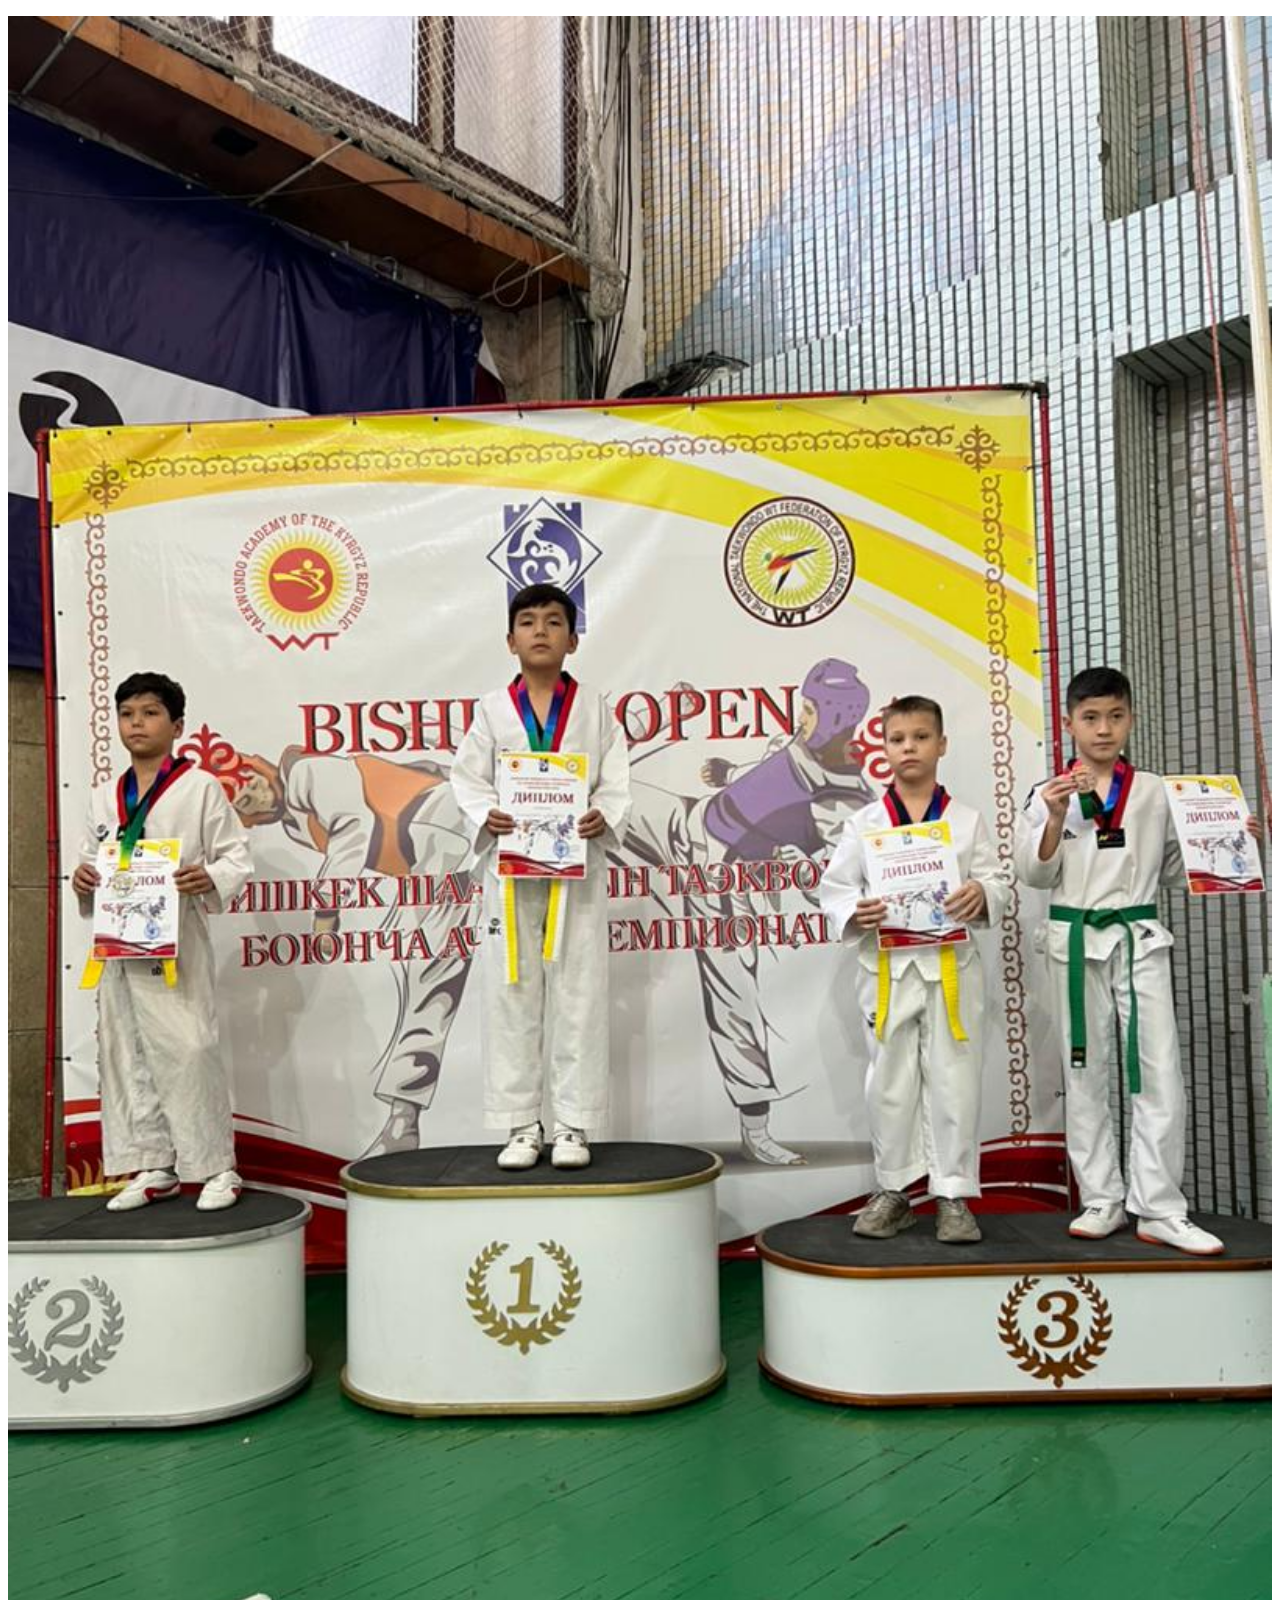
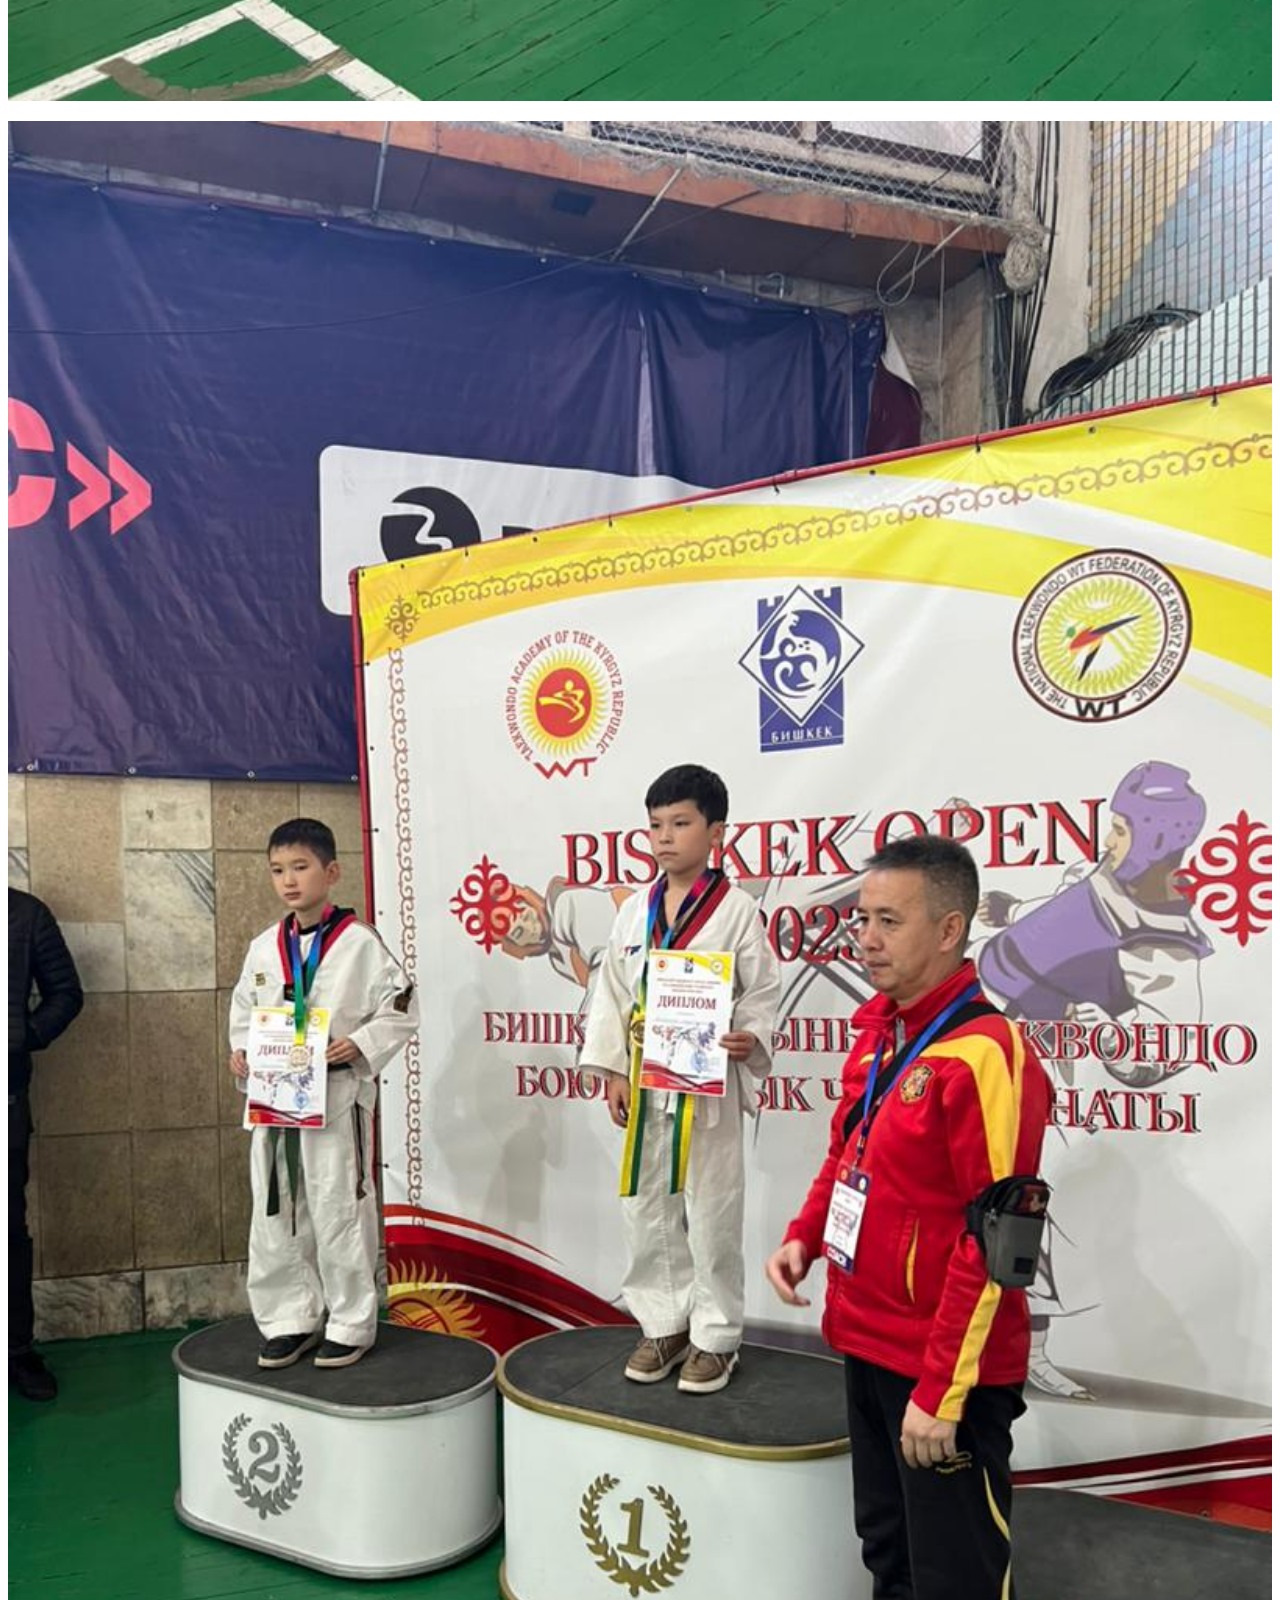
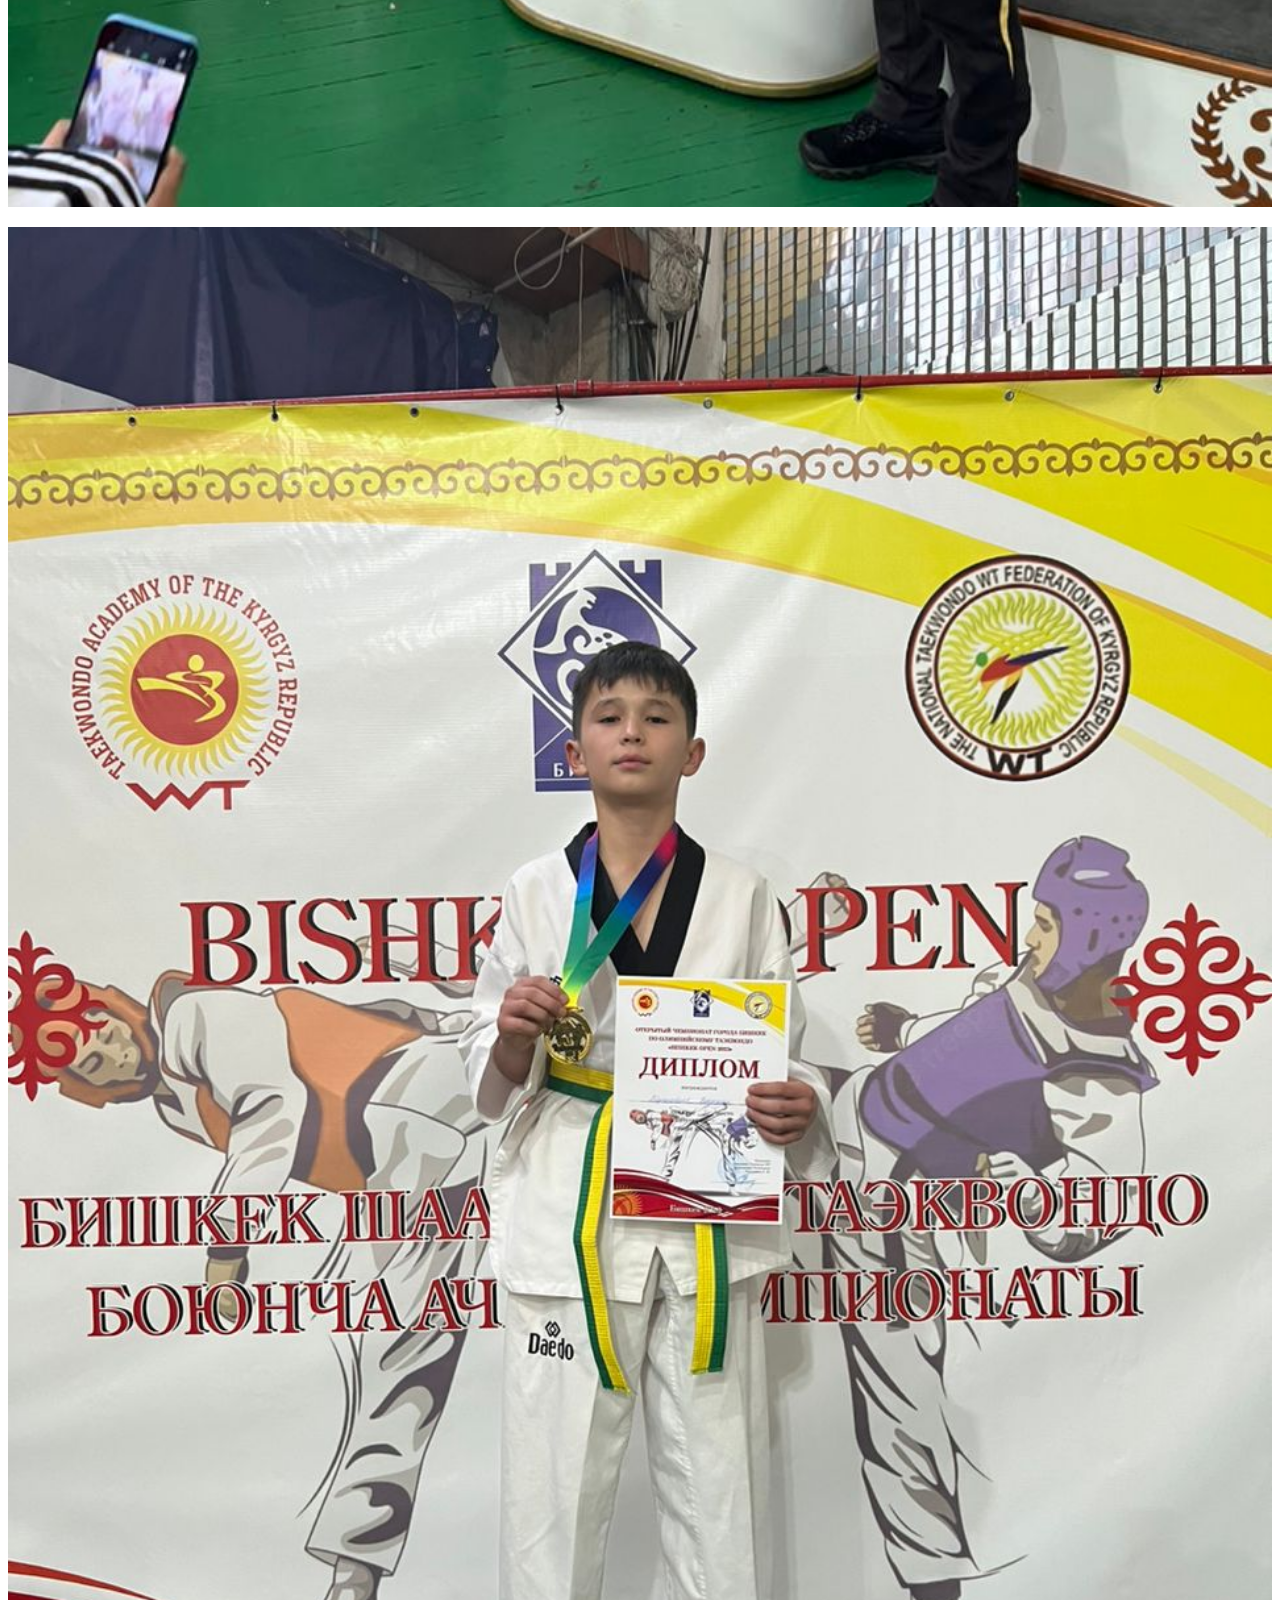
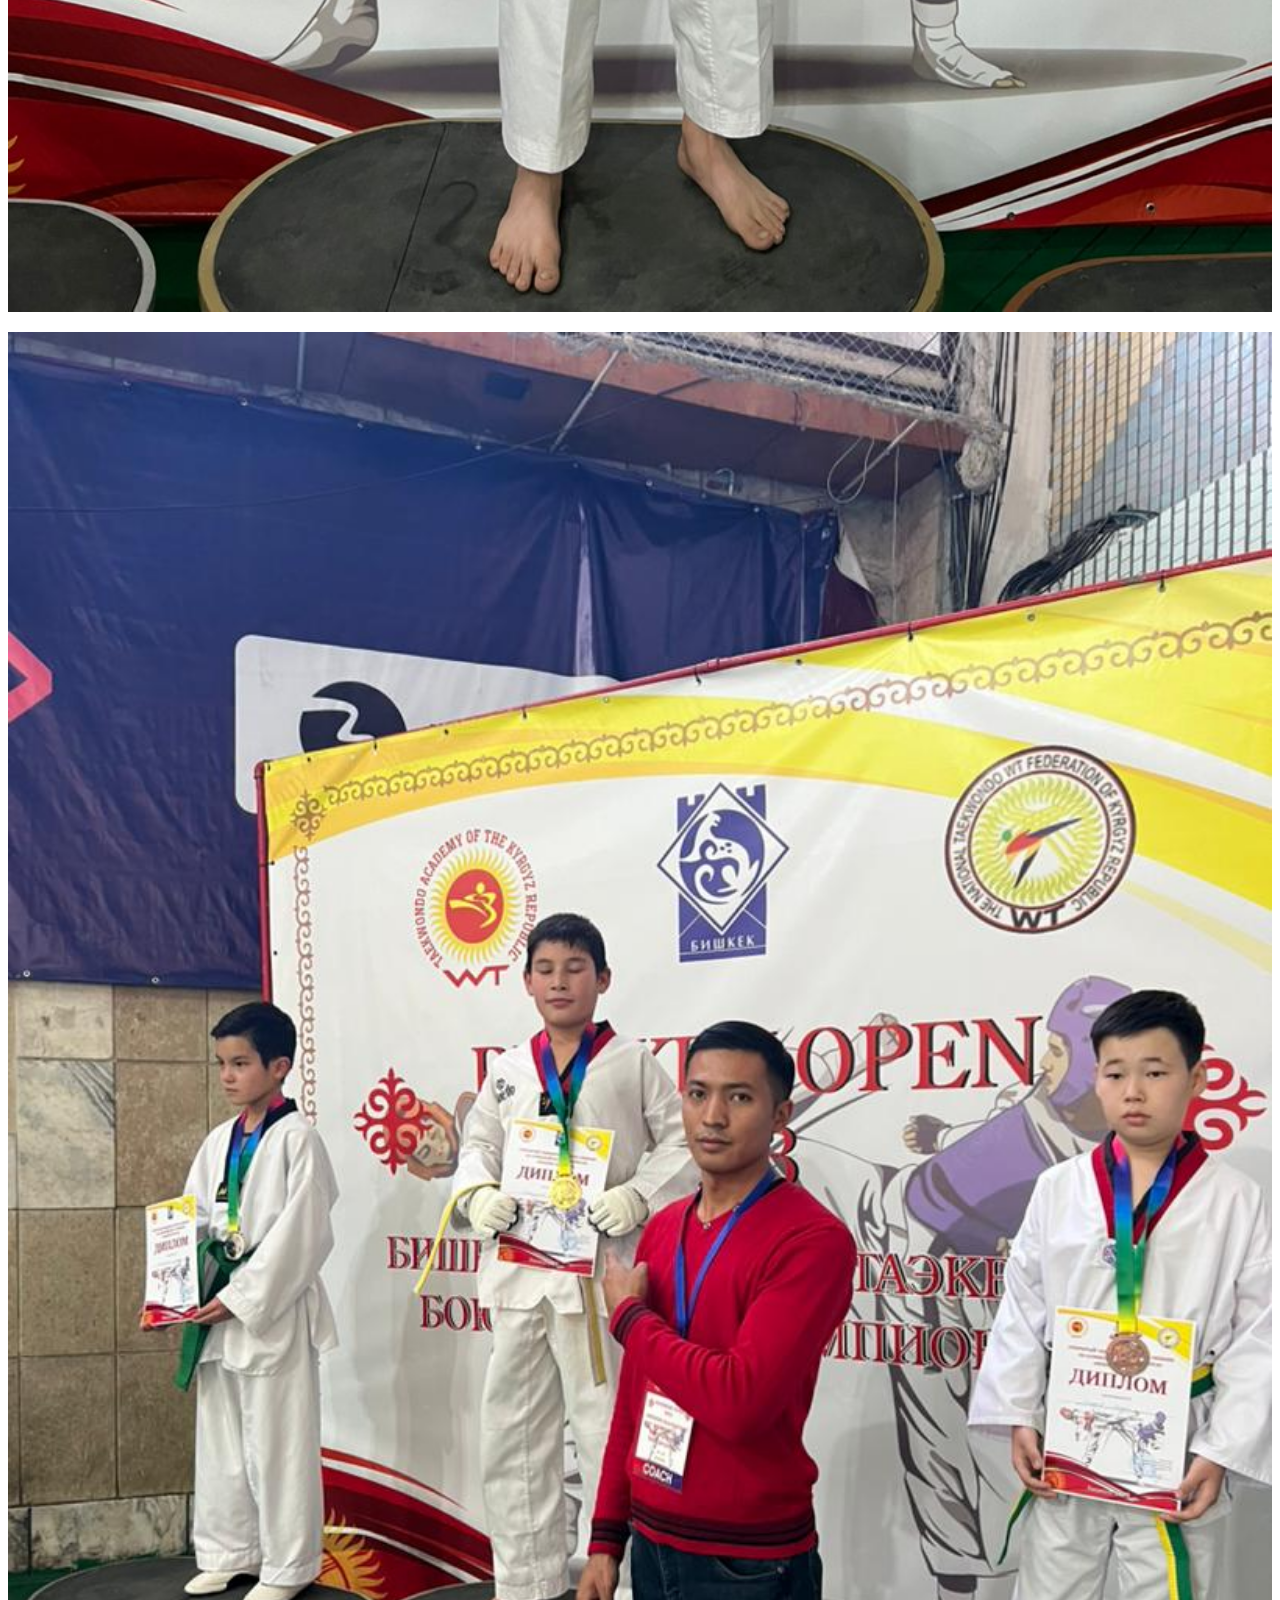
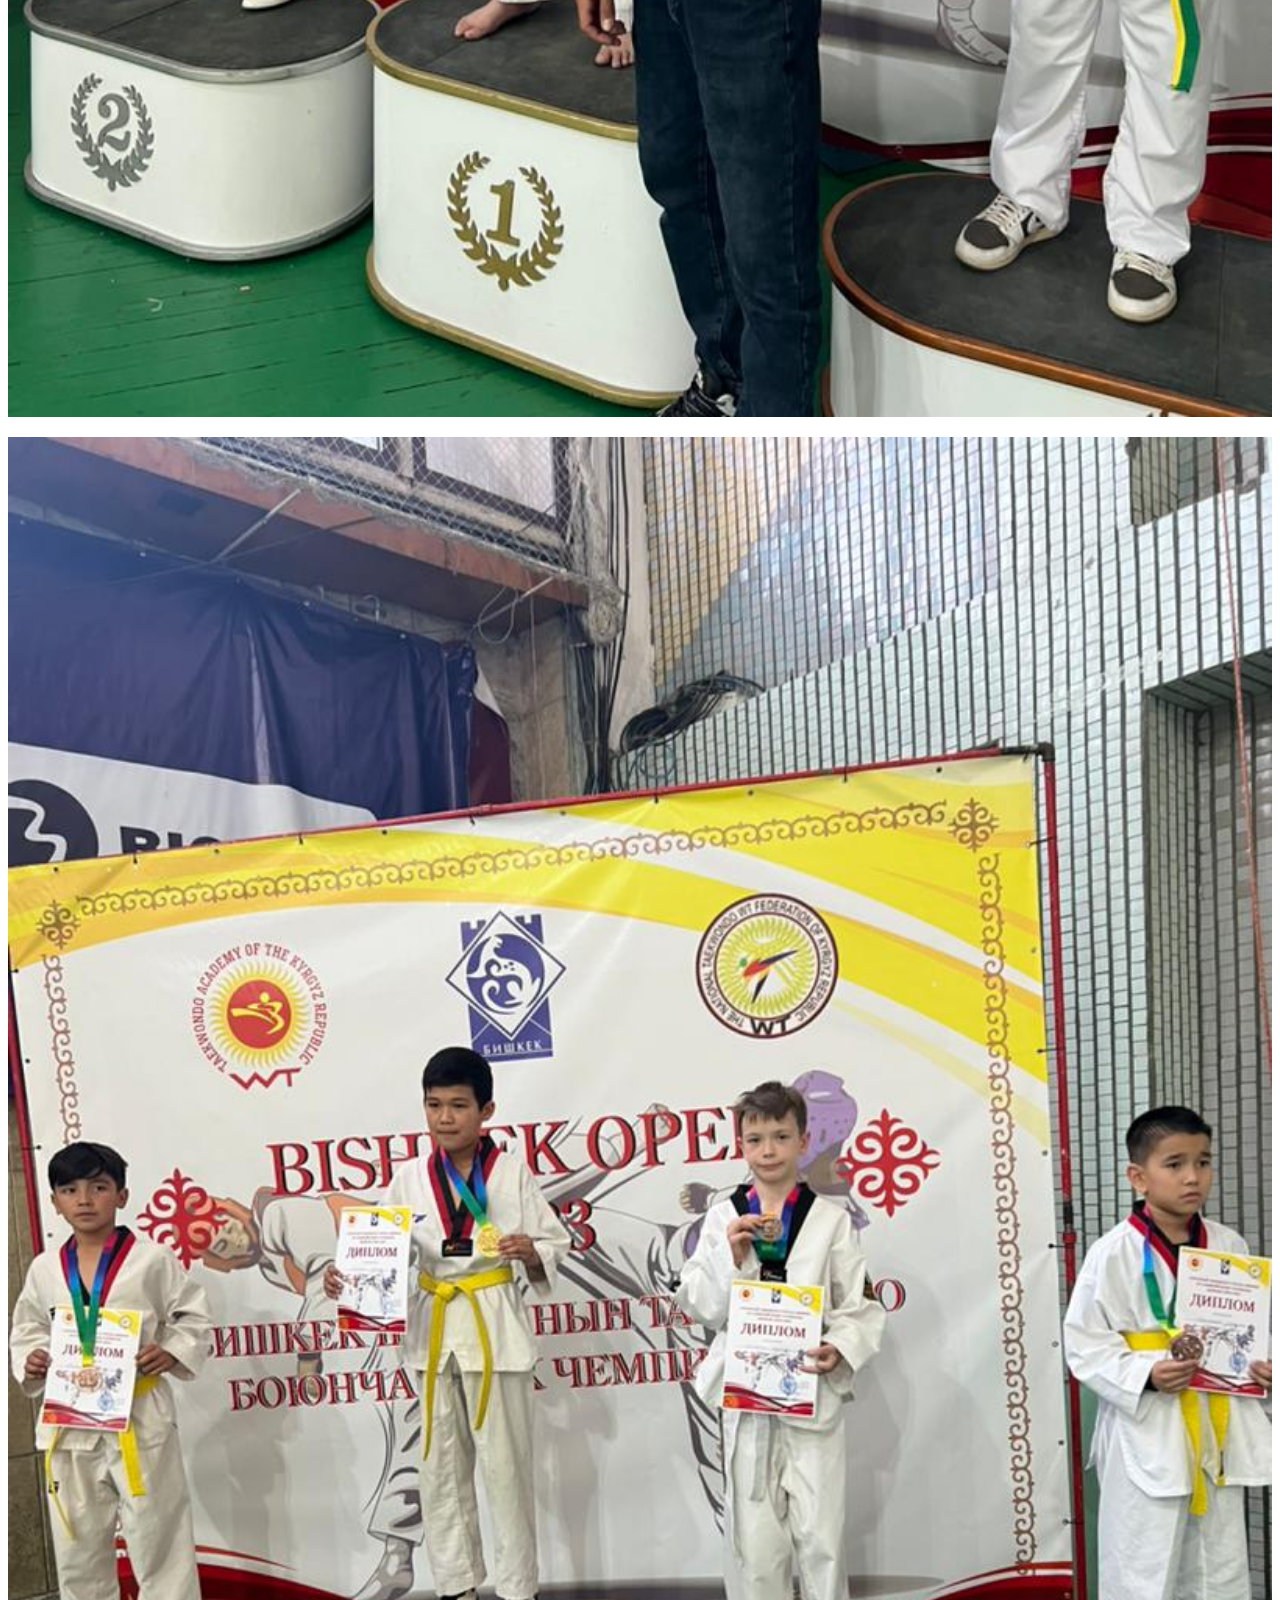
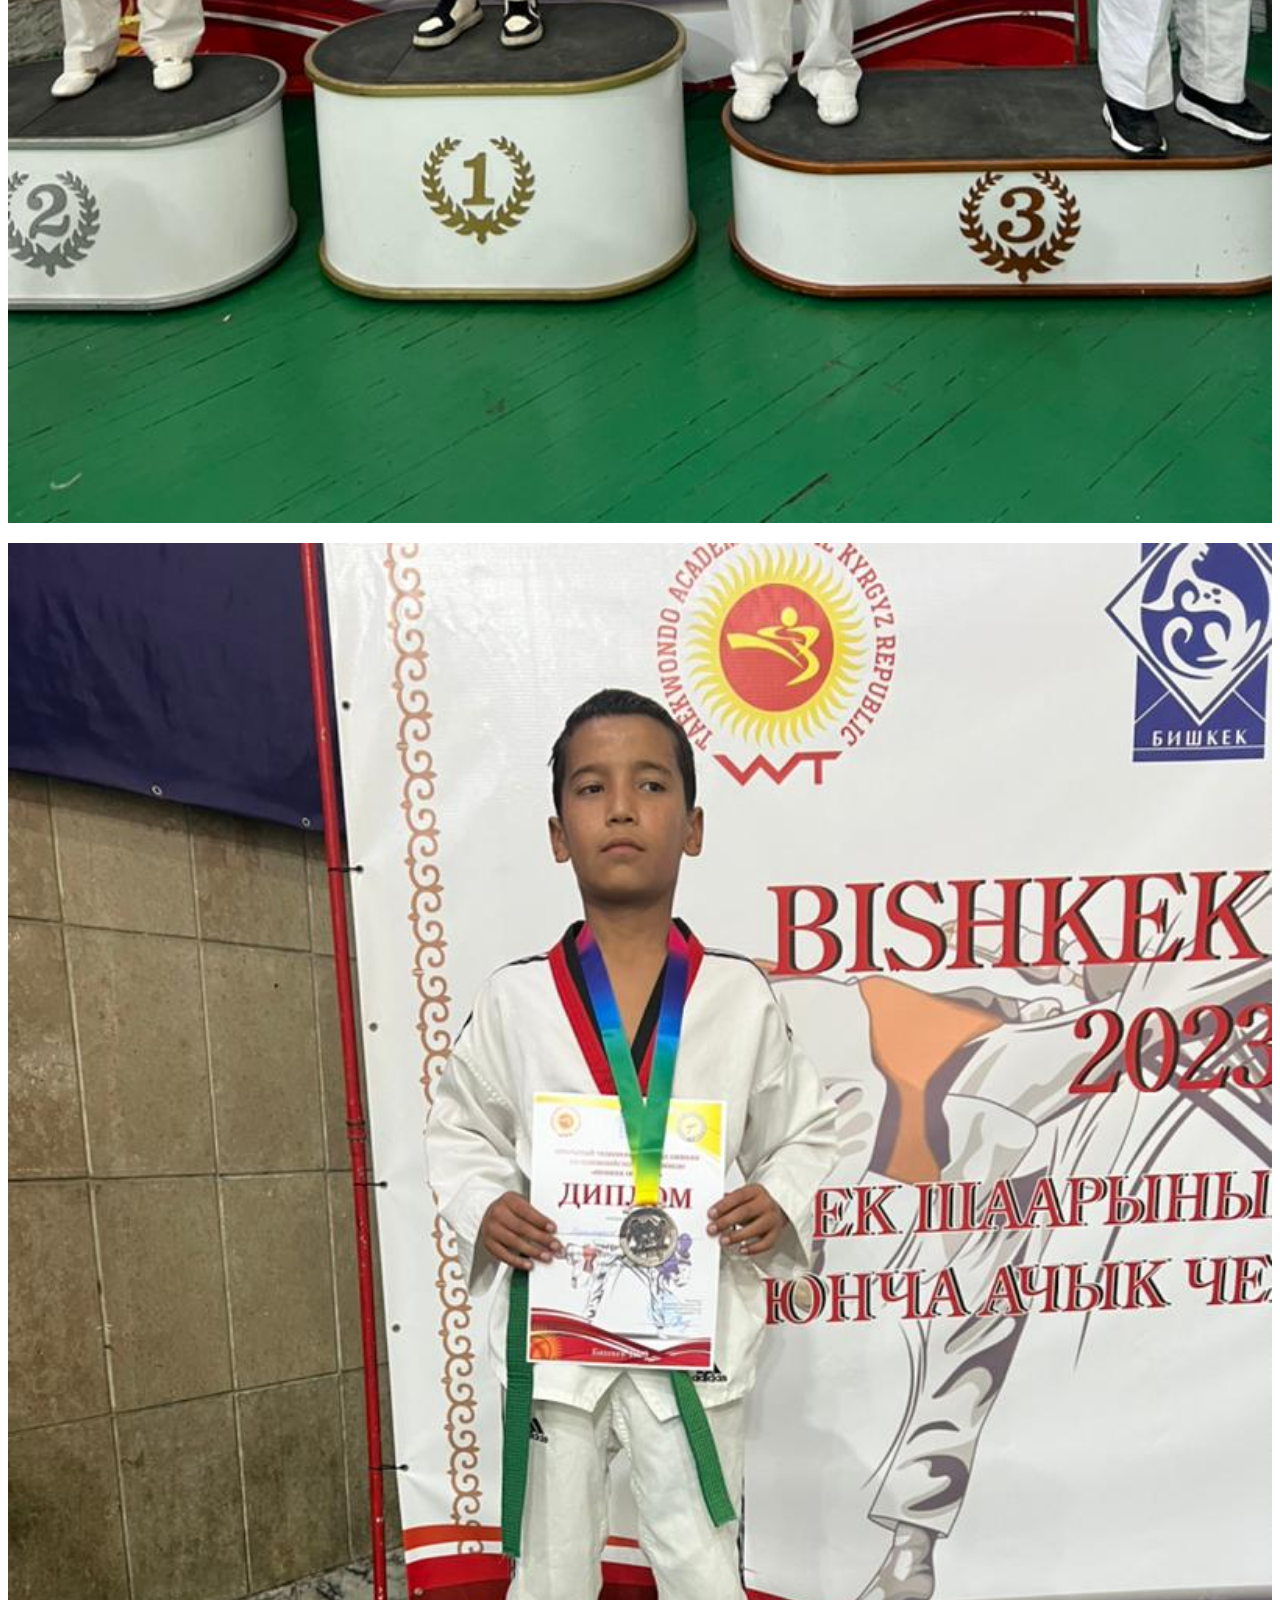
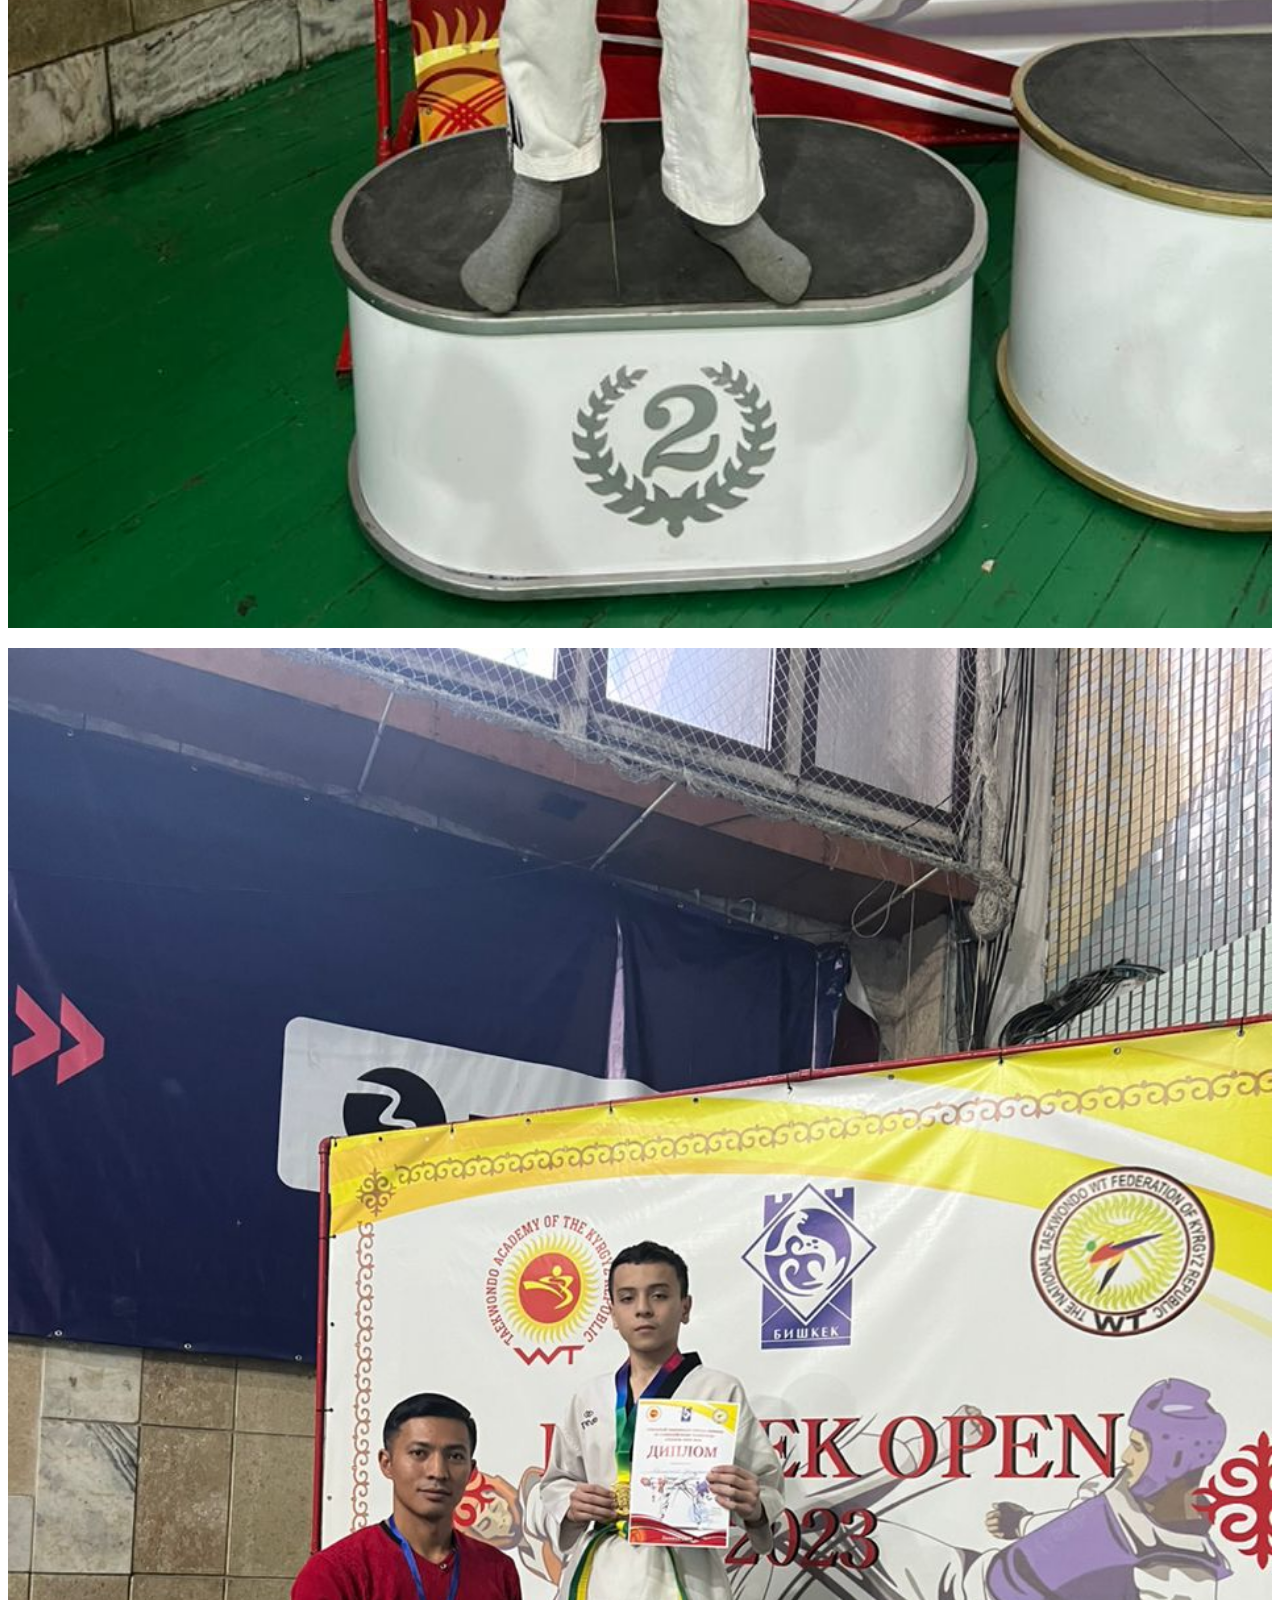
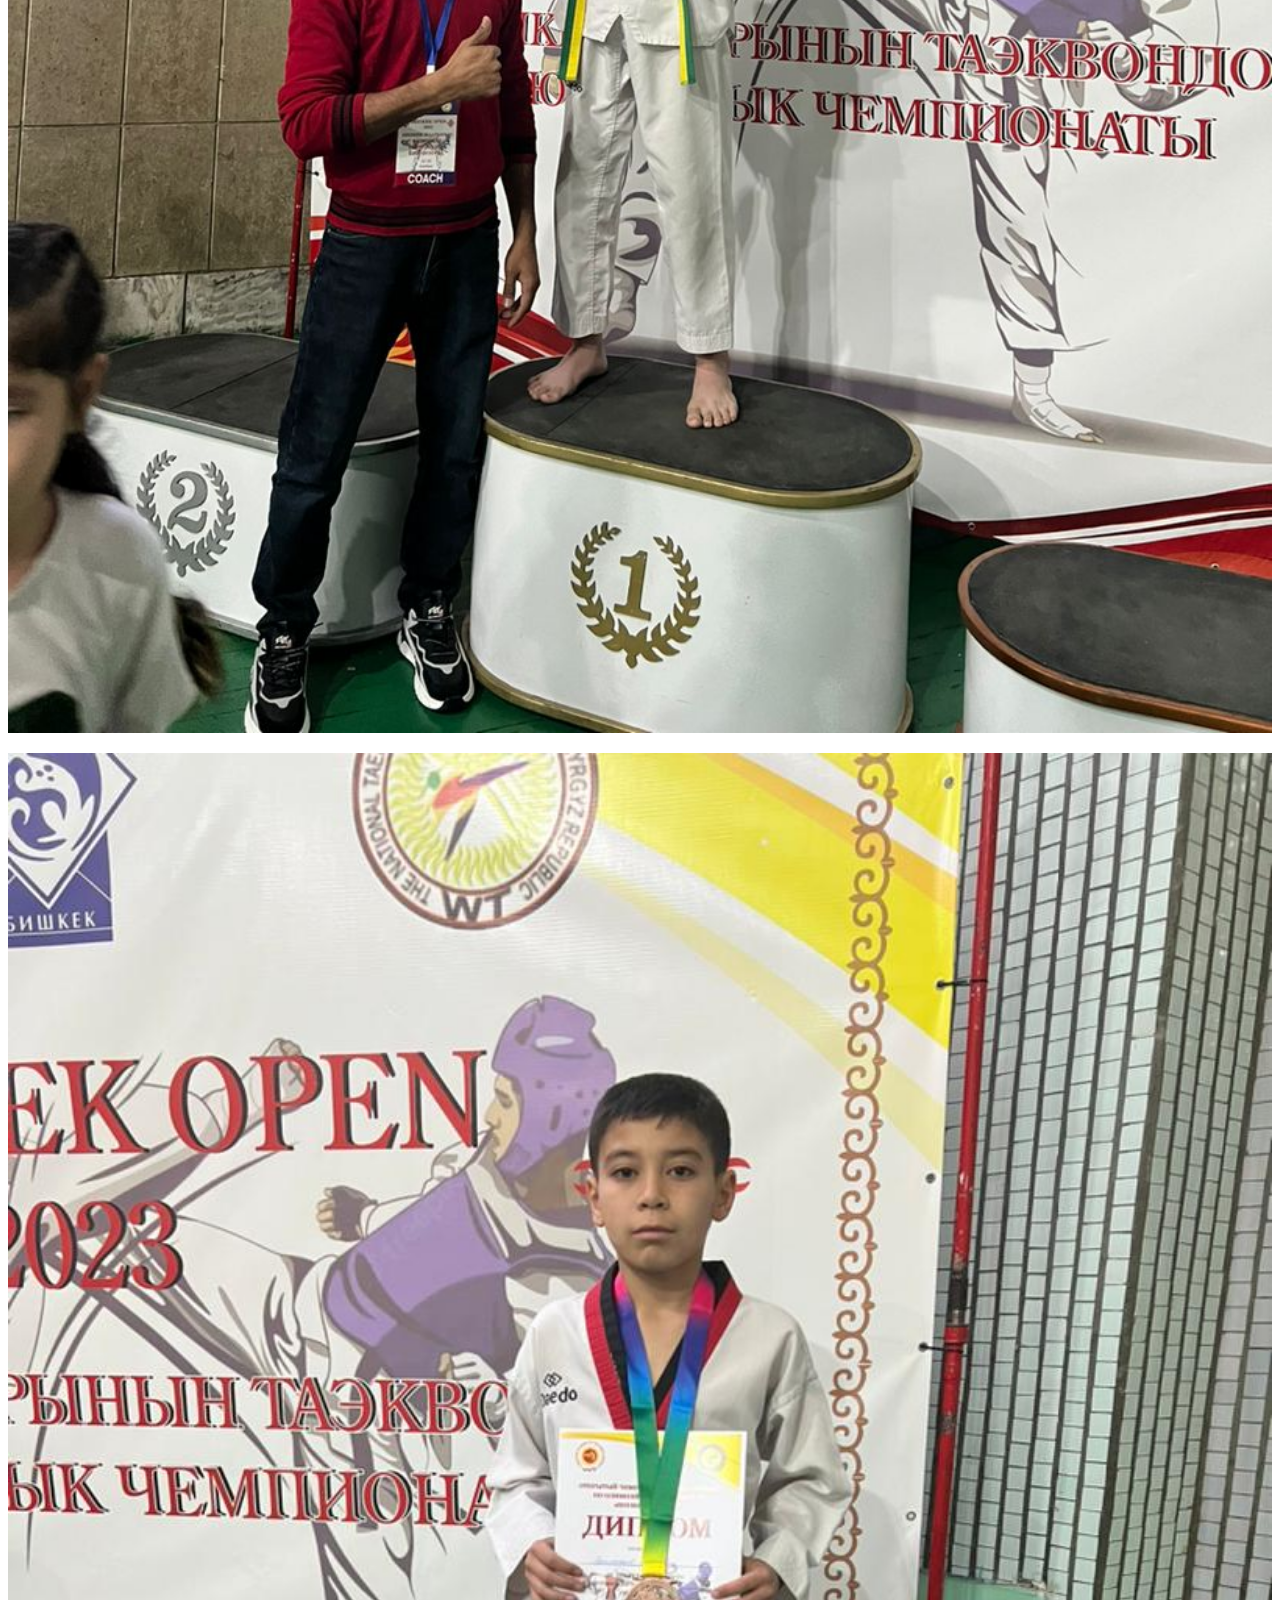
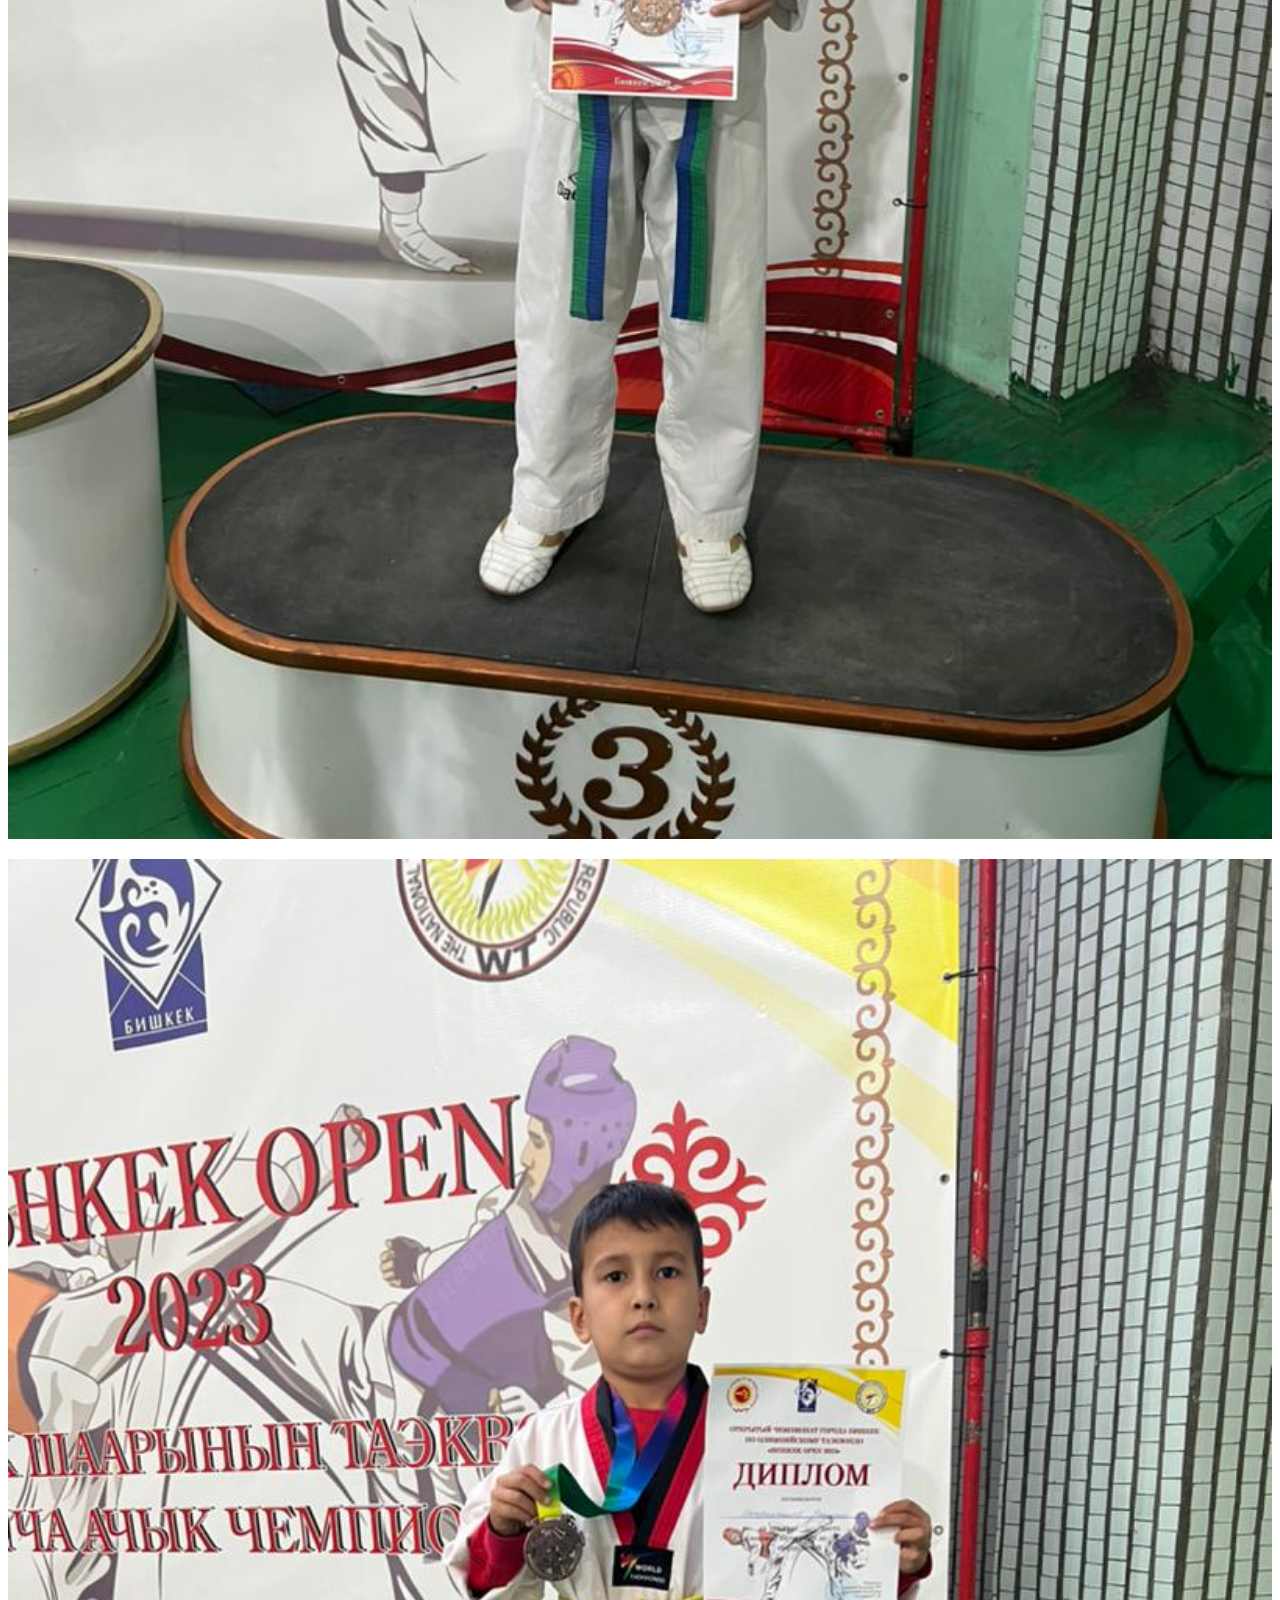
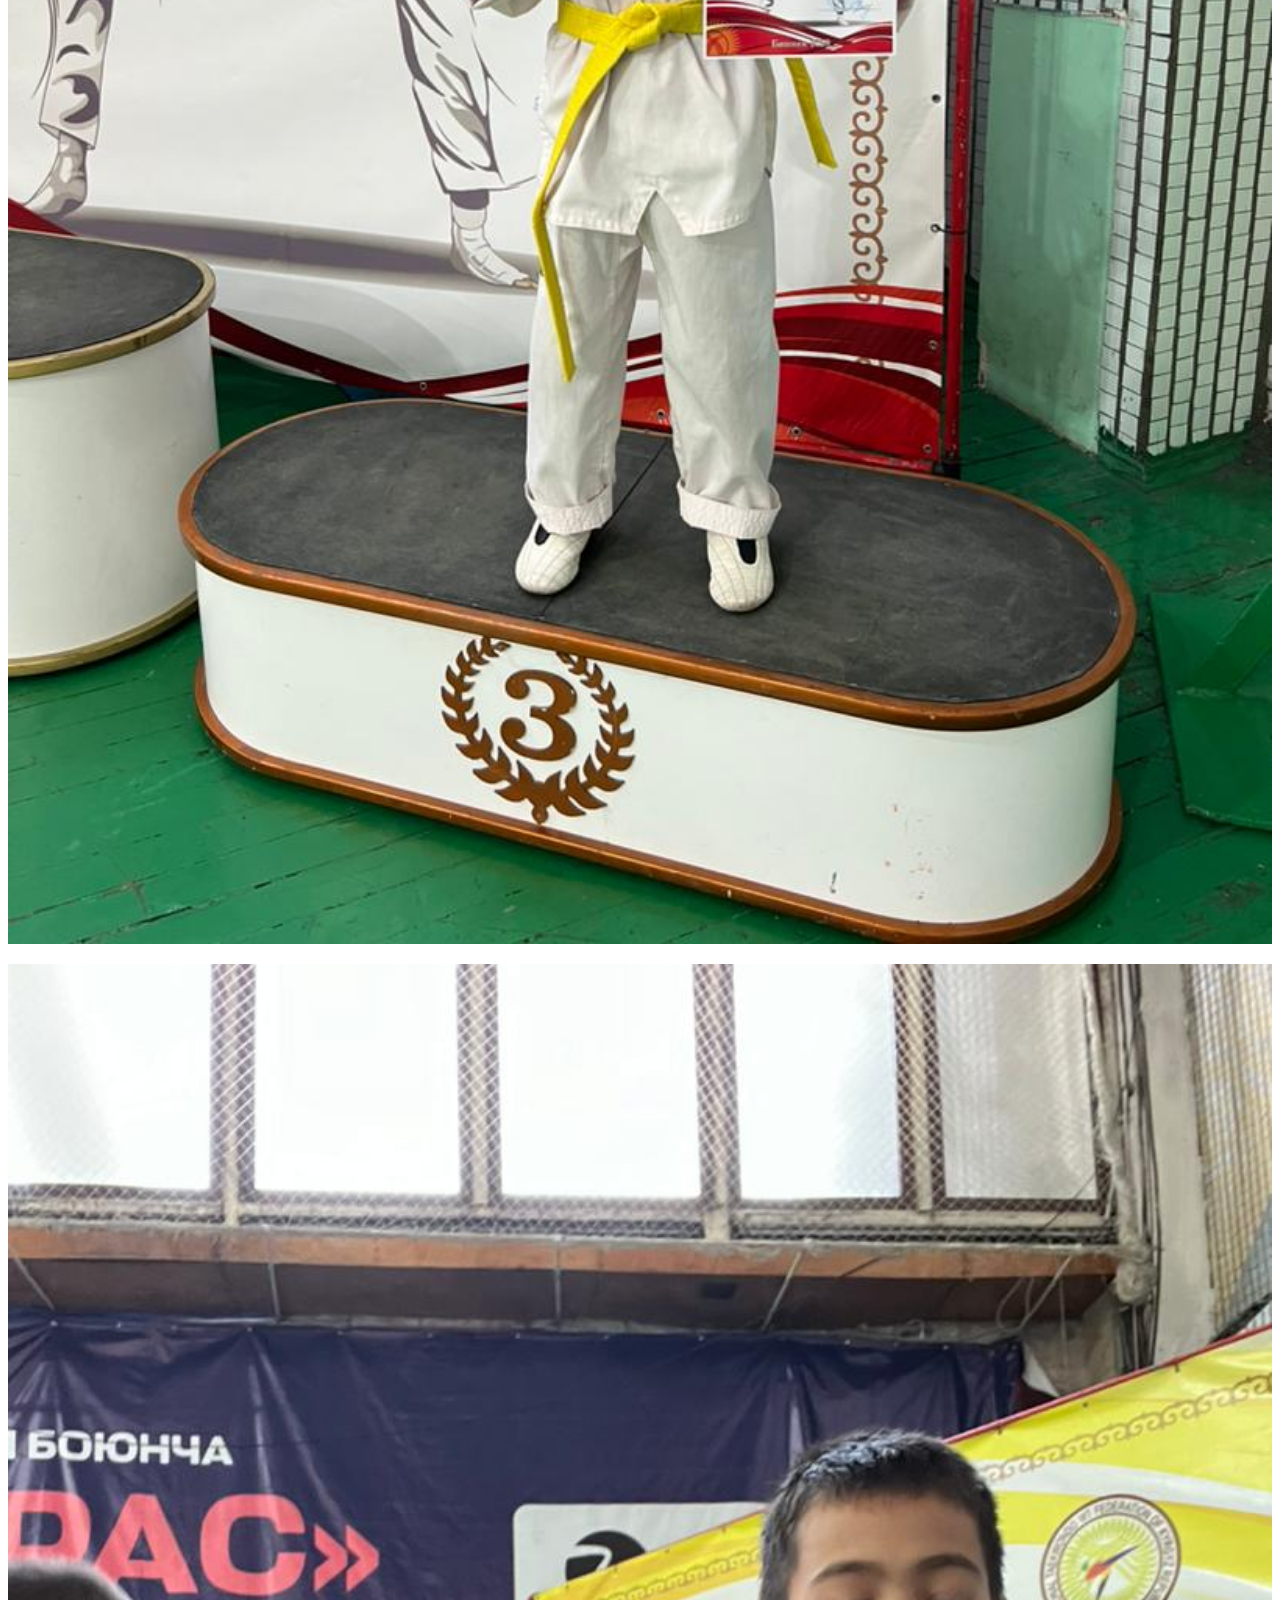
<file: index-chempions.html>
<!DOCTYPE html>
<html lang="en">
<head>
    <meta charset="UTF-8">
    <meta name="viewport" content="width=device-width, initial-scale=1.0">
    <title>chempions</title>
</head>
<body>
    <p>
        <img src="img/chempions/ch1.jpg" alt="" width="100%" >
    </p>
    <p>
        <img src="img/chempions/ch2.jpg" alt="" width="100%" >
    </p>
    <p>
        <img src="img/chempions/ch3.jpg" alt="" width="100%" >
    </p>
    <p>
        <img src="img/chempions/ch4.jpg" alt="" width="100%" >
    </p>
    <p>
        <img src="img/chempions/ch5.jpg" alt="" width="100%" >
    </p>
    <p>
        <img src="img/chempions/ch6.jpg" alt="" width="100%" >
    </p>
    <p>
        <img src="img/chempions/ch7.jpg" alt="" width="100%" >
    </p>
    <p>
        <img src="img/chempions/ch8.jpg" alt="" width="100%" >
    </p>
    <p>
        <img src="img/chempions/ch9.jpg" alt="" width="100%" >
    </p>
    <p>
        <img src="img/chempions/ch10.jpg" alt="" width="100%" >
    </p>
    <p>
        <img src="img/chempions/ch11.jpg" alt="" width="100%" >
    </p>
    <p>
        <img src="img/chempions/ch12.jpg" alt="" width="100%" >
    </p>
    <p>
        <img src="img/chempions/ch13.jpg" alt="" width="100%" >
    </p>
</body>
</html>
</file>
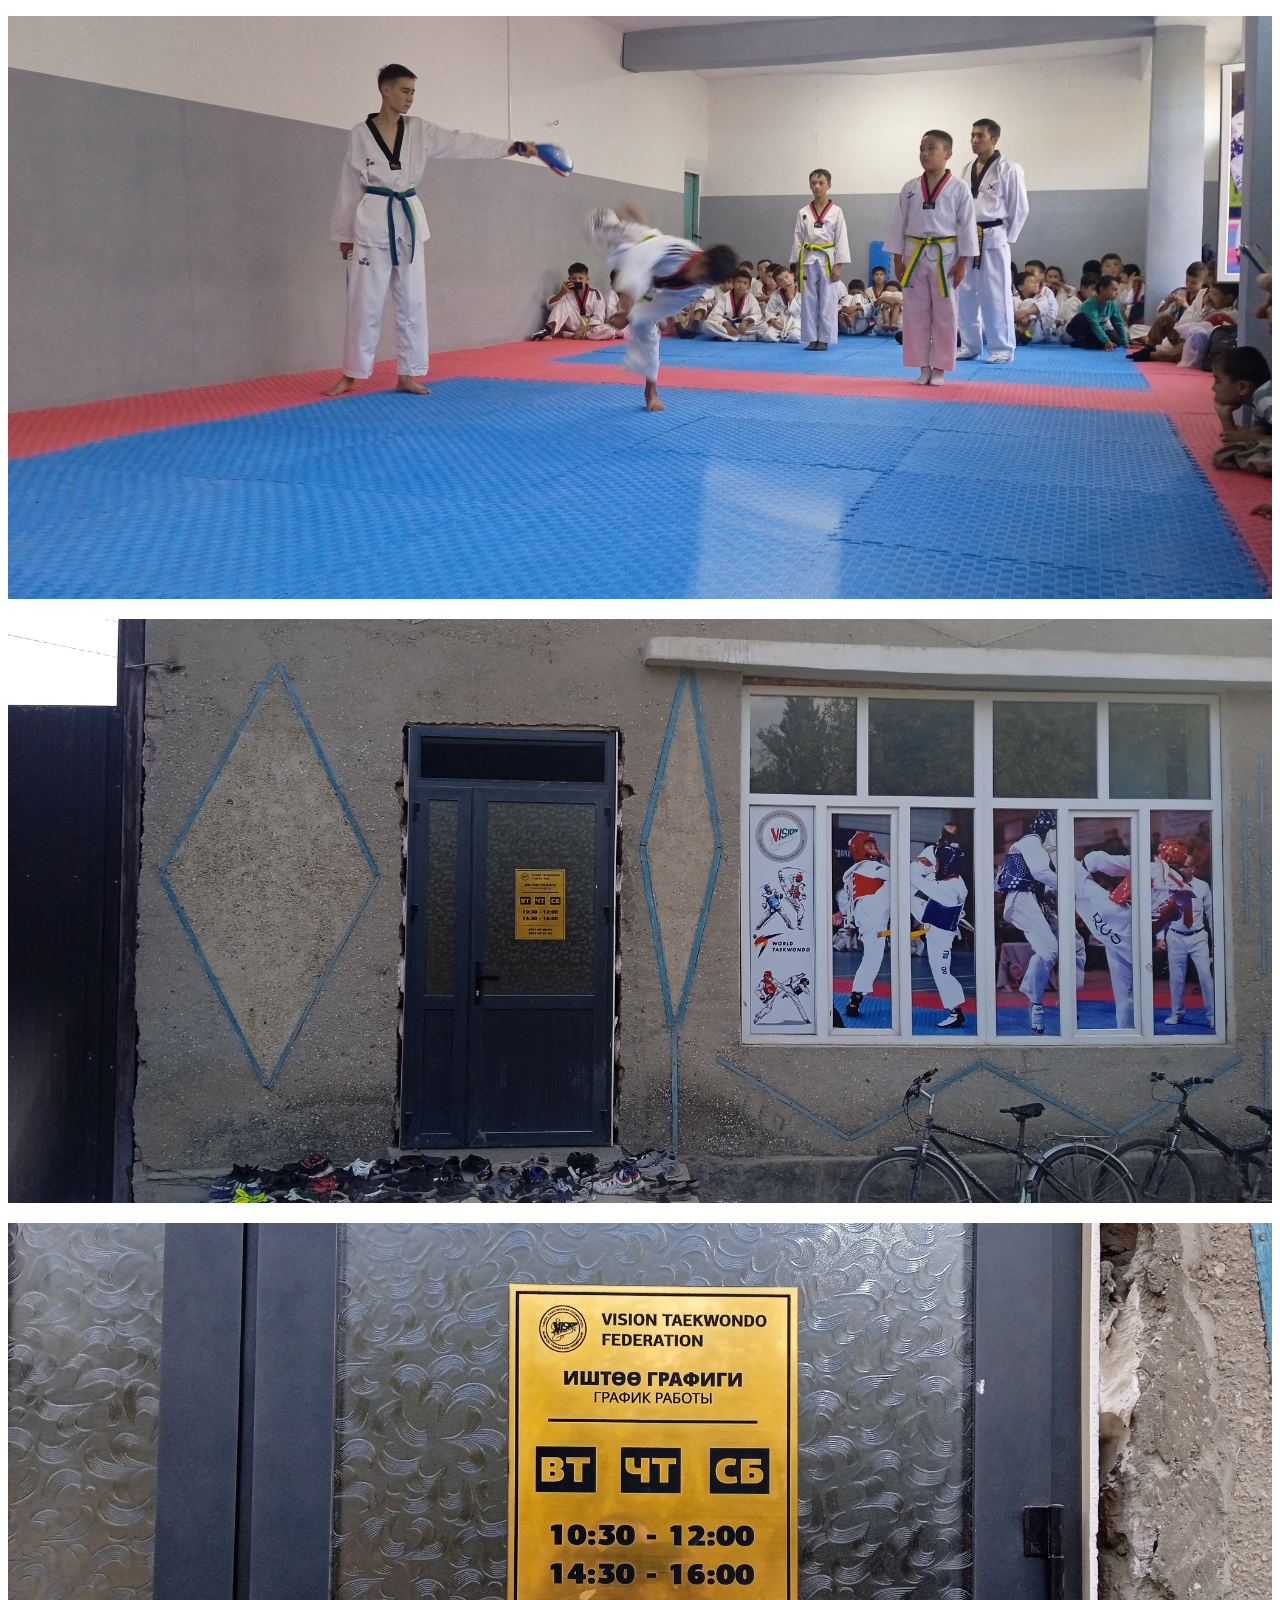
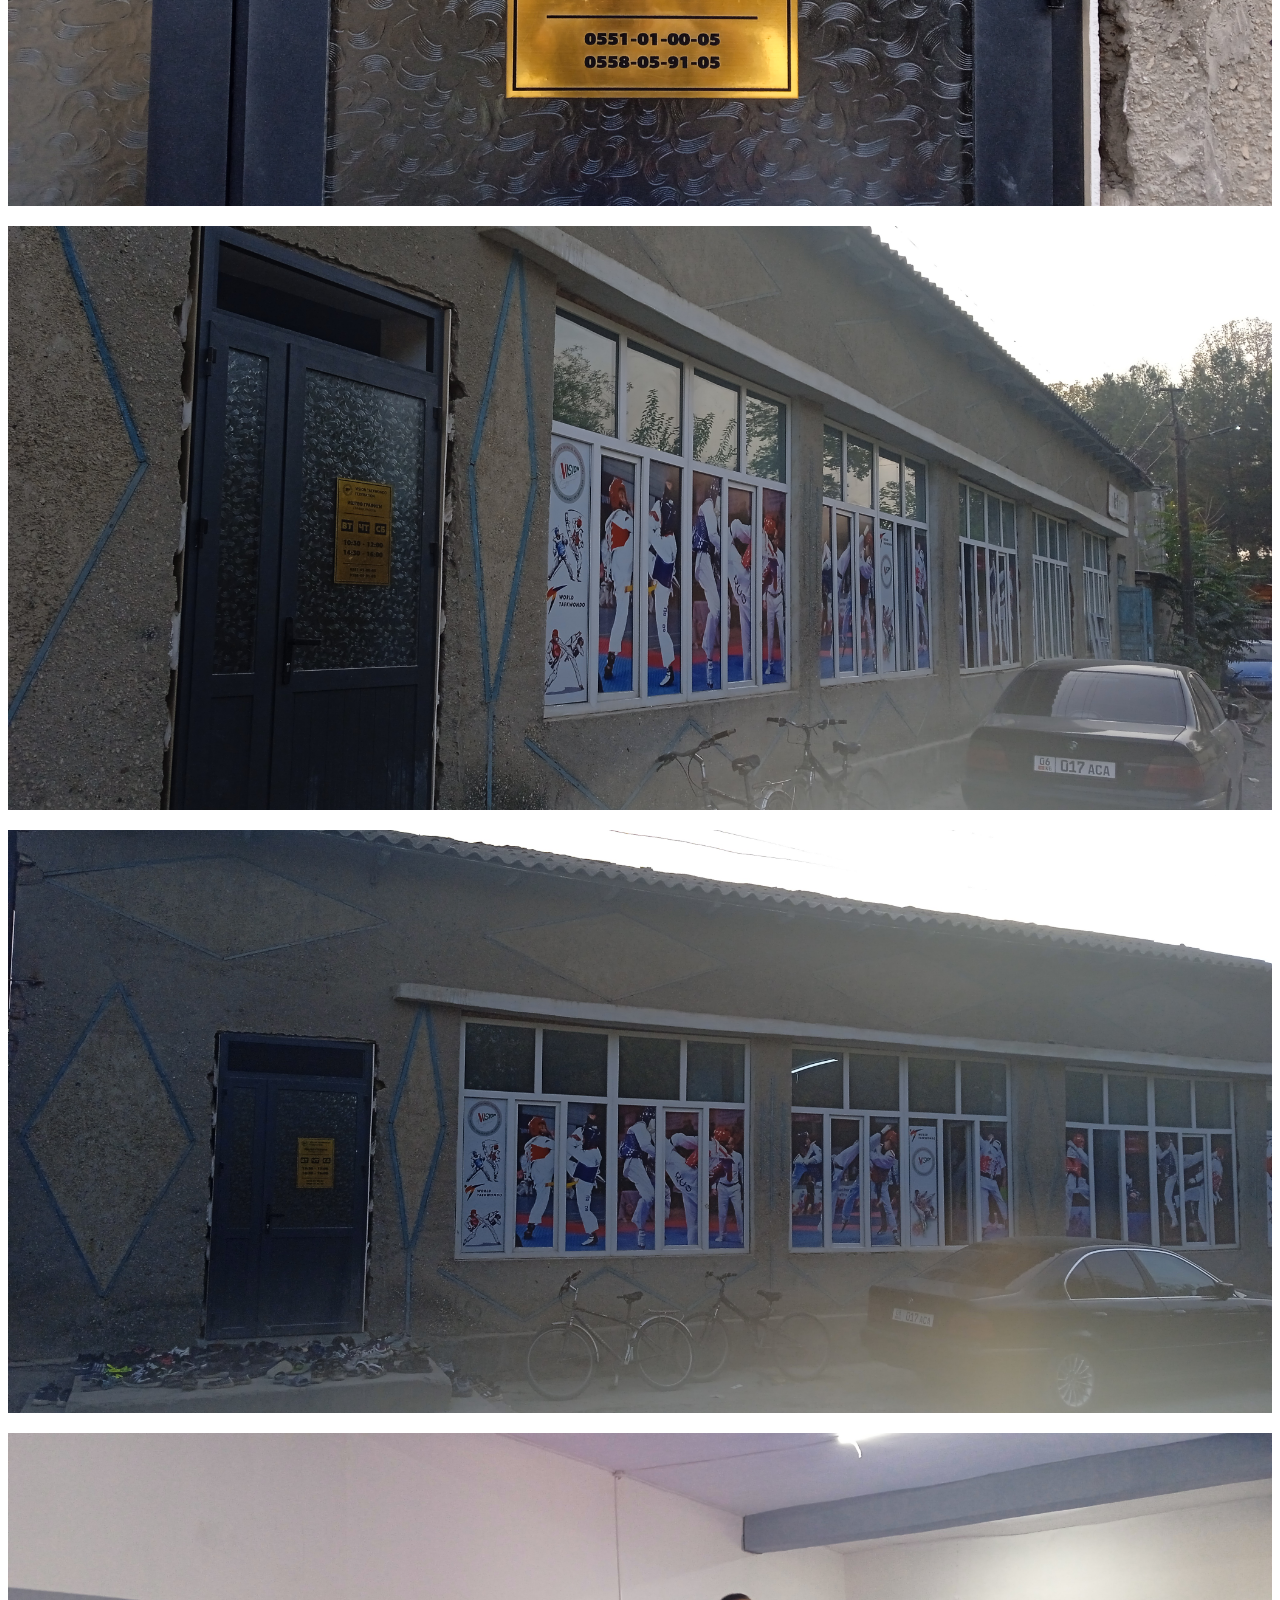
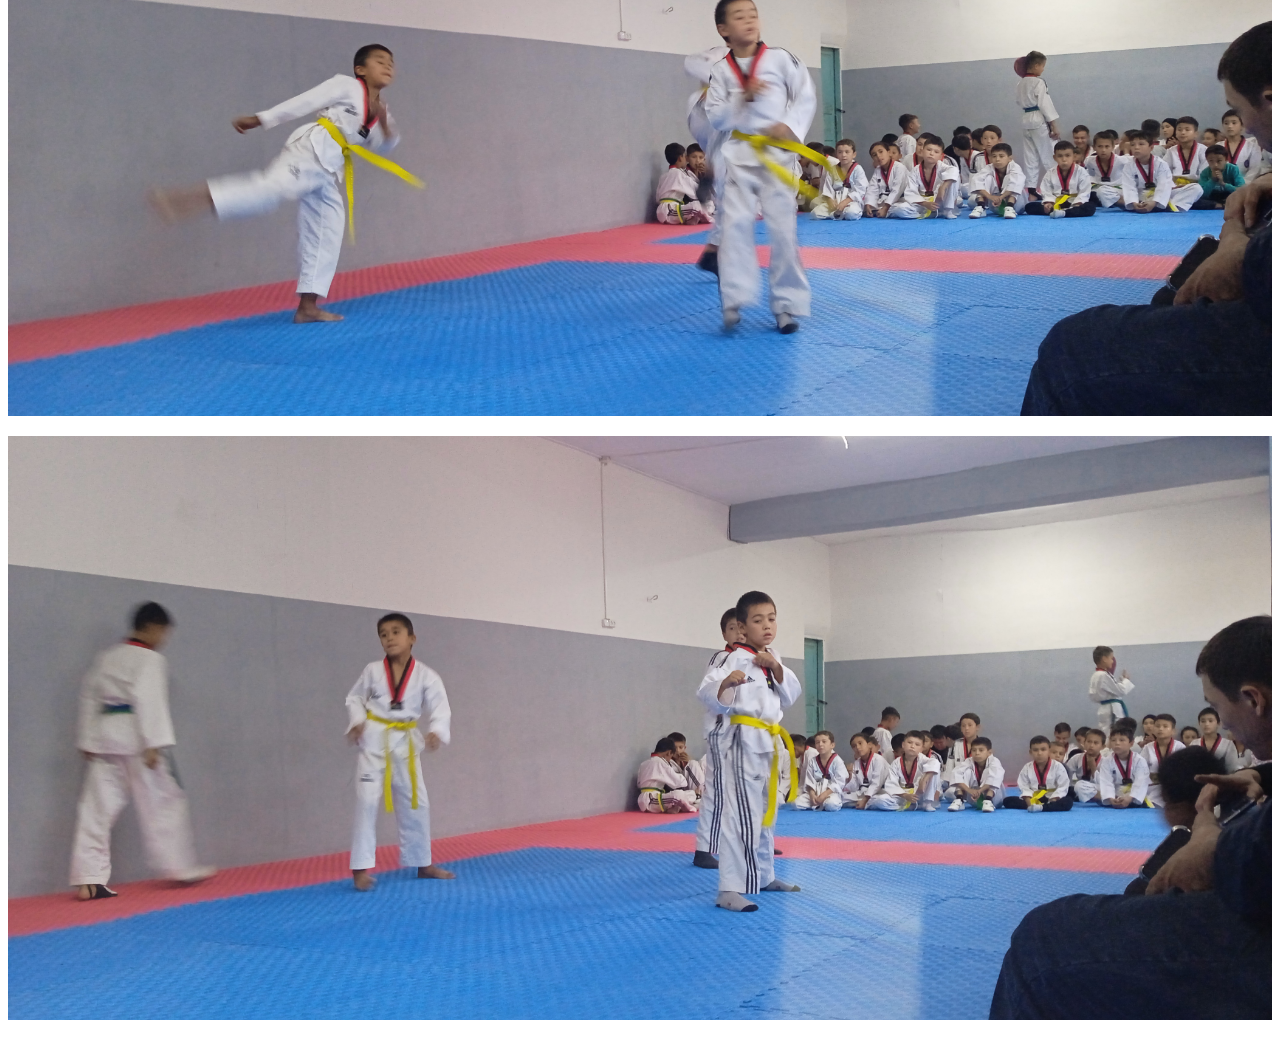
<file: index-photo.html>
<!DOCTYPE html>
<html lang="en">

<head>
    <meta charset="UTF-8">
    <meta name="viewport" content="width=device-width, initial-scale=1.0">    
   
    <title>photo</title>
</head>
<body>
   
   <p>
    <img src="img/IMG_20231007_172807_1.jpg" alt="photo" width="100%">
   </p>
   <p>
    <img src="img/IMG_20231007_172956_1.jpg" alt="photo" width="100%" >
   </p>
   <p>
    <img src="img/IMG_20231007_173020_1.jpg" alt="photo" width="100%" >
   </p>
   <p>
    <img src="img/IMG_20231007_173036.jpg" alt="photo" width="100%">
   </p>
   <p>
    <img src="img/IMG_20231007_173100_1.jpg" alt="photo" width="100%" >
   </p>
   <p>
    <img src="img/IMG_20231007_173719.jpg" alt="photo" width="100%">
   </p>
   <p>
    <img src="img/IMG_20231007_173722_1.jpg" alt="photo" width="100%" >
   </p>

   
</body>
</html>
</file>
